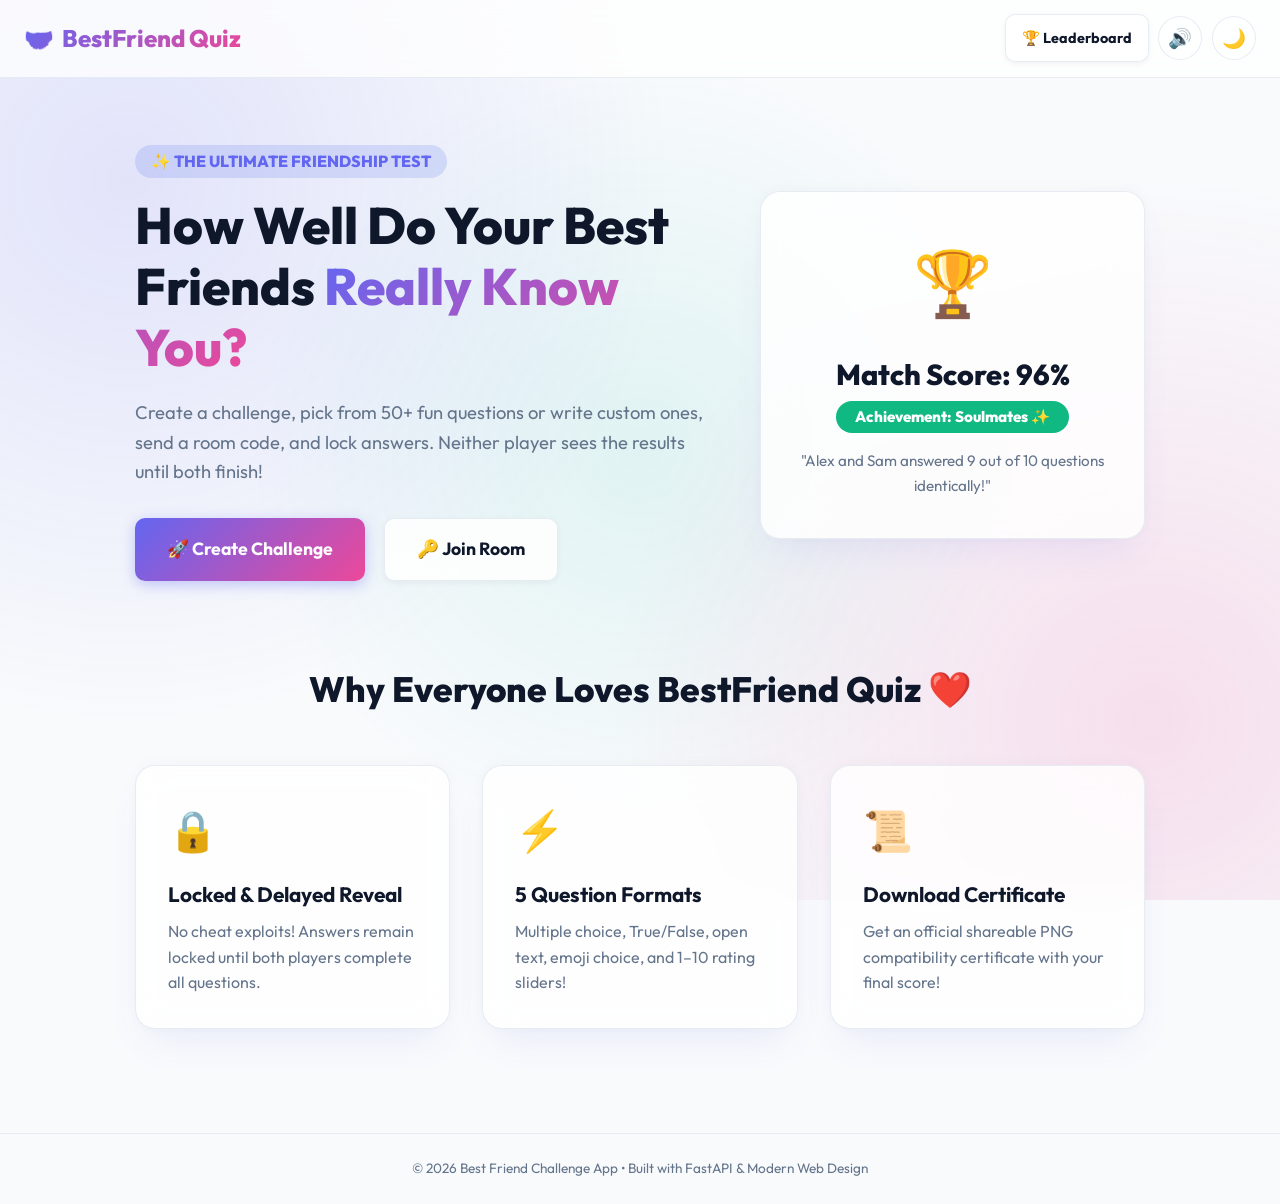
<file: frontend/index.html>
<!DOCTYPE html>
<html lang="en">
<head>
  <meta charset="UTF-8">
  <meta name="viewport" content="width=device-width, initial-scale=1.0">
  <title>Best Friend Challenge • How Well Do Your Friends Know You?</title>
  <meta name="description" content="Create your custom Best Friend Challenge quiz, invite your friends, lock in answers, and reveal compatibility scores with animated trophies and certificates!">
  <link rel="stylesheet" href="css/style.css">
  <link rel="stylesheet" href="css/animations.css">
  <link rel="stylesheet" href="css/responsive.css">
  <link rel="stylesheet" href="css/darkmode.css">
  <link href="https://fonts.googleapis.com/css2?family=Outfit:wght@400;600;700;800&display=swap" rel="stylesheet">
</head>
<body id="landing-page">

  <!-- Navbar -->
  <nav class="navbar">
    <a href="index.html" class="logo">
      <span>🤝</span> BestFriend Quiz
    </a>
    <div class="nav-controls">
      <a href="leaderboard.html" class="btn btn-secondary" style="padding:0.5rem 1rem; font-size:0.9rem;">🏆 Leaderboard</a>
      <button id="sound-toggle" class="btn-icon" title="Toggle Sound">🔊</button>
      <button id="theme-toggle" class="btn-icon" title="Toggle Theme">🌙</button>
    </div>
  </nav>

  <!-- Hero Section -->
  <div class="container">
    <div class="hero-grid" style="display:grid; grid-template-columns:1.2fr 0.8fr; gap:3rem; align-items:center; margin:3rem 0;">
      <div class="fade-in">
        <span class="badge" style="background:rgba(102,126,234,0.2); color:var(--primary-color); font-weight:800; padding:0.4rem 1rem; border-radius:20px;">
          ✨ THE ULTIMATE FRIENDSHIP TEST
        </span>
        <h1 style="font-size:3.2rem; font-weight:800; line-height:1.2; margin:1.2rem 0;">
          How Well Do Your Best Friends <span style="background:linear-gradient(135deg, var(--primary-color), var(--secondary-color)); -webkit-background-clip:text; -webkit-text-fill-color:transparent;">Really Know You?</span>
        </h1>
        <p style="font-size:1.15rem; color:var(--text-muted); margin-bottom:2rem;">
          Create a challenge, pick from 50+ fun questions or write custom ones, send a room code, and lock answers. Neither player sees the results until both finish!
        </p>
        <div class="hero-buttons" style="display:flex; gap:1.2rem; flex-wrap:wrap;">
          <a href="create.html" class="btn btn-primary" style="font-size:1.1rem; padding:1rem 2rem;">
            🚀 Create Challenge
          </a>
          <a href="join.html" class="btn btn-secondary" style="font-size:1.1rem; padding:1rem 2rem;">
            🔑 Join Room
          </a>
        </div>
      </div>

      <!-- Animated Glass Card Showcase -->
      <div class="floating-card fade-in" style="animation-delay:0.2s;">
        <div class="glass-card" style="text-align:center; padding:2.5rem 1.5rem;">
          <div style="font-size:4rem; margin-bottom:1rem;">🏆</div>
          <h2 style="font-size:1.8rem; font-weight:800; margin-bottom:0.5rem;">Match Score: 96%</h2>
          <span style="background:#10b981; color:white; font-weight:800; padding:0.4rem 1.2rem; border-radius:20px; font-size:0.95rem;">
            Achievement: Soulmates ✨
          </span>
          <p style="color:var(--text-muted); margin-top:1.2rem; font-size:0.95rem;">
            "Alex and Sam answered 9 out of 10 questions identically!"
          </p>
        </div>
      </div>
    </div>

    <!-- Feature Cards Section -->
    <div style="margin:5rem 0;">
      <h2 style="text-align:center; font-size:2.2rem; font-weight:800; margin-bottom:3rem;">
        Why Everyone Loves BestFriend Quiz ❤️
      </h2>
      <div class="features-grid" style="display:grid; grid-template-columns:repeat(3, 1fr); gap:2rem;">
        
        <div class="glass-card fade-in">
          <div style="font-size:2.5rem; margin-bottom:1rem;">🔒</div>
          <h3 style="font-size:1.3rem; font-weight:700; margin-bottom:0.5rem;">Locked & Delayed Reveal</h3>
          <p style="color:var(--text-muted);">
            No cheat exploits! Answers remain locked until both players complete all questions.
          </p>
        </div>

        <div class="glass-card fade-in" style="animation-delay:0.1s;">
          <div style="font-size:2.5rem; margin-bottom:1rem;">⚡</div>
          <h3 style="font-size:1.3rem; font-weight:700; margin-bottom:0.5rem;">5 Question Formats</h3>
          <p style="color:var(--text-muted);">
            Multiple choice, True/False, open text, emoji choice, and 1–10 rating sliders!
          </p>
        </div>

        <div class="glass-card fade-in" style="animation-delay:0.2s;">
          <div style="font-size:2.5rem; margin-bottom:1rem;">📜</div>
          <h3 style="font-size:1.3rem; font-weight:700; margin-bottom:0.5rem;">Download Certificate</h3>
          <p style="color:var(--text-muted);">
            Get an official shareable PNG compatibility certificate with your final score!
          </p>
        </div>

      </div>
    </div>
  </div>

  <footer>
    <p>© 2026 Best Friend Challenge App • Built with FastAPI & Modern Web Design</p>
  </footer>

  <script type="module" src="js/app.js"></script>
</body>
</html>
</file>
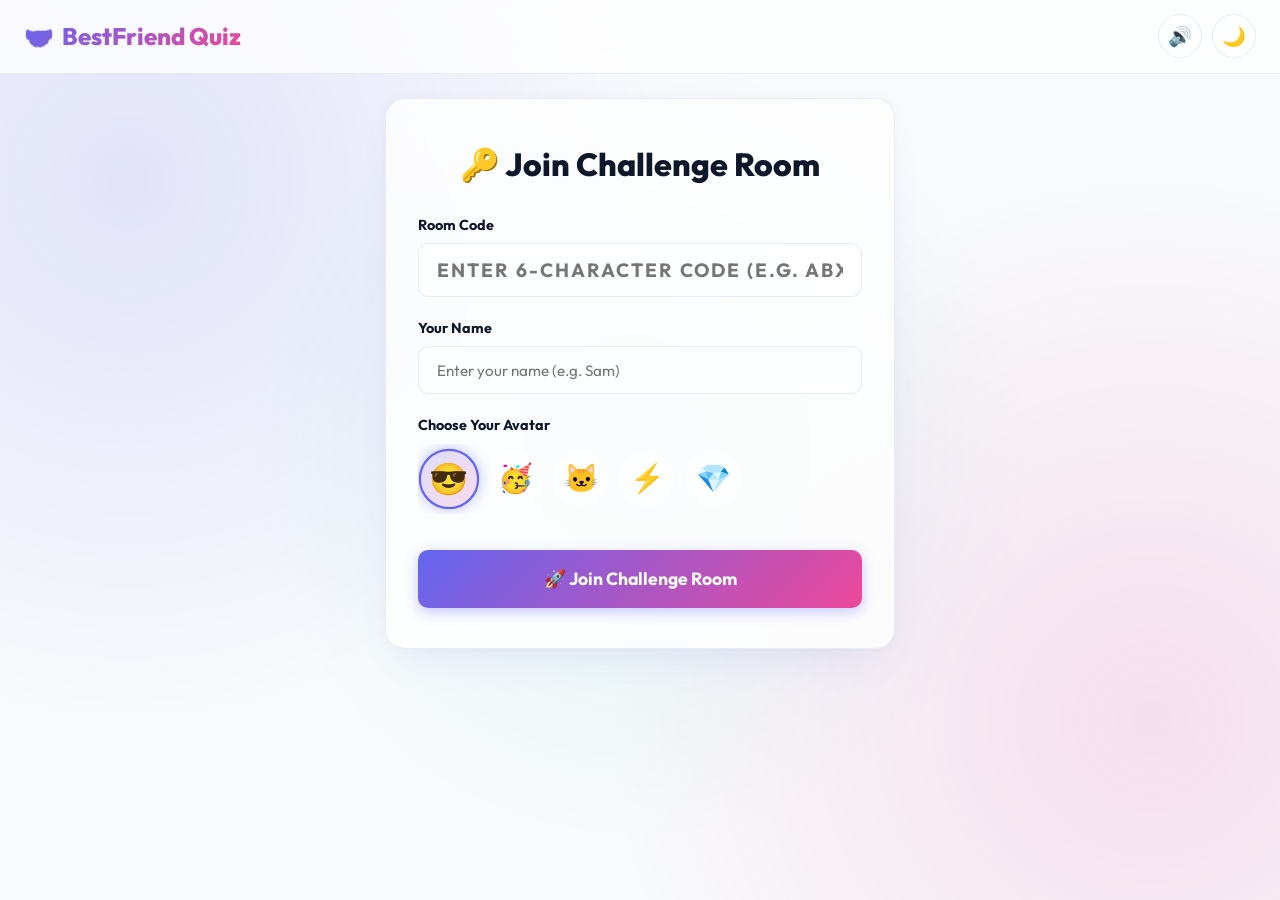
<file: frontend/join.html>
<!DOCTYPE html>
<html lang="en">
<head>
  <meta charset="UTF-8">
  <meta name="viewport" content="width=device-width, initial-scale=1.0">
  <title>Join Challenge • Best Friend Quiz</title>
  <link rel="stylesheet" href="css/style.css">
  <link rel="stylesheet" href="css/animations.css">
  <link rel="stylesheet" href="css/responsive.css">
  <link rel="stylesheet" href="css/darkmode.css">
  <link href="https://fonts.googleapis.com/css2?family=Outfit:wght@400;600;700;800&display=swap" rel="stylesheet">
</head>
<body id="join-page">

  <nav class="navbar">
    <a href="index.html" class="logo"><span>🤝</span> BestFriend Quiz</a>
    <div class="nav-controls">
      <button id="sound-toggle" class="btn-icon">🔊</button>
      <button id="theme-toggle" class="btn-icon">🌙</button>
    </div>
  </nav>

  <div class="container" style="max-width:550px;">
    <div class="glass-card fade-in" style="padding:2.5rem 2rem;">
      <h1 style="font-size:2rem; font-weight:800; text-align:center; margin-bottom:1.5rem;">
        🔑 Join Challenge Room
      </h1>

      <div class="form-group">
        <label class="form-label">Room Code</label>
        <input type="text" id="join-code-input" class="form-control" placeholder="Enter 6-character Code (e.g. ABX73D)" style="text-transform:uppercase; letter-spacing:2px; font-weight:700; text-align:center; font-size:1.2rem;" />
      </div>

      <div class="form-group">
        <label class="form-label">Your Name</label>
        <input type="text" id="join-name-input" class="form-control" placeholder="Enter your name (e.g. Sam)" />
      </div>

      <div class="form-group">
        <label class="form-label">Choose Your Avatar</label>
        <div class="avatar-grid" id="avatar-picker">
          <div class="avatar-item active" data-avatar="😎">😎</div>
          <div class="avatar-item" data-avatar="🥳">🥳</div>
          <div class="avatar-item" data-avatar="🐱">🐱</div>
          <div class="avatar-item" data-avatar="⚡">⚡</div>
          <div class="avatar-item" data-avatar="💎">💎</div>
        </div>
      </div>

      <button id="submit-join-btn" class="btn btn-primary" style="width:100%; font-size:1.1rem; padding:1.1rem; margin-top:1rem;">
        🚀 Join Challenge Room
      </button>
    </div>
  </div>

  <script type="module" src="js/room.js"></script>
</body>
</html>
</file>
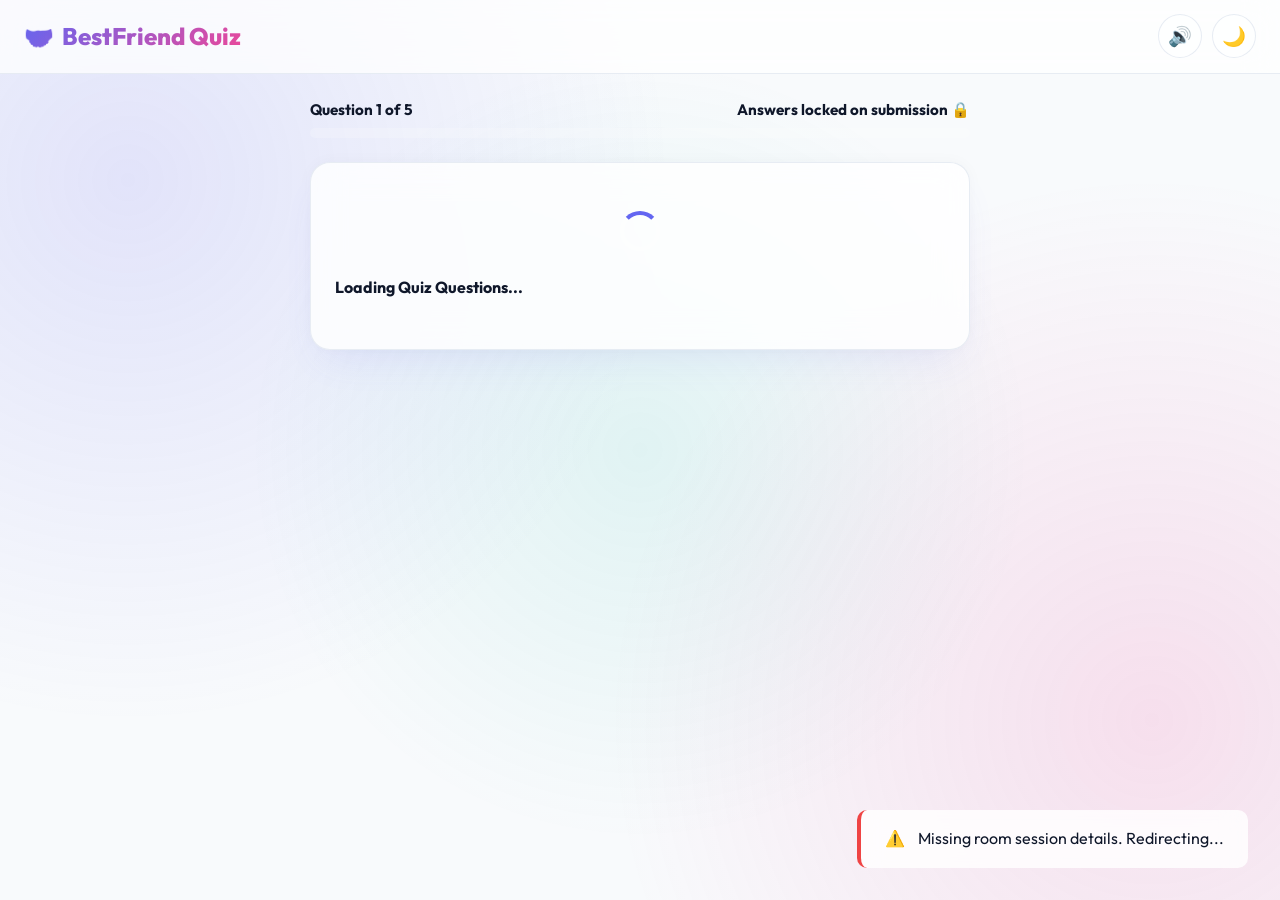
<file: frontend/quiz.html>
<!DOCTYPE html>
<html lang="en">
<head>
  <meta charset="UTF-8">
  <meta name="viewport" content="width=device-width, initial-scale=1.0">
  <title>Quiz Arena • Best Friend Quiz</title>
  <link rel="stylesheet" href="css/style.css">
  <link rel="stylesheet" href="css/animations.css">
  <link rel="stylesheet" href="css/responsive.css">
  <link rel="stylesheet" href="css/darkmode.css">
  <link href="https://fonts.googleapis.com/css2?family=Outfit:wght@400;600;700;800&display=swap" rel="stylesheet">
</head>
<body id="quiz-page">

  <nav class="navbar">
    <a href="index.html" class="logo"><span>🤝</span> BestFriend Quiz</a>
    <div class="nav-controls">
      <button id="sound-toggle" class="btn-icon">🔊</button>
      <button id="theme-toggle" class="btn-icon">🌙</button>
    </div>
  </nav>

  <div class="container" style="max-width:700px;">
    <!-- Progress Header -->
    <div style="margin-bottom:1.5rem;">
      <div style="display:flex; justify-content:space-between; font-weight:700; font-size:0.95rem; margin-bottom:0.4rem;">
        <span id="question-counter">Question 1 of 5</span>
        <span>Answers locked on submission 🔒</span>
      </div>
      <div style="width:100%; height:10px; background:rgba(255,255,255,0.2); border-radius:5px; overflow:hidden;">
        <div id="progress-fill" style="width:0%; height:100%; background:linear-gradient(90deg, var(--primary-color), var(--secondary-color)); transition:width 0.3s ease;"></div>
      </div>
    </div>

    <!-- Question Card Container -->
    <div id="quiz-card-container">
      <div class="glass-card text-center" style="padding:3rem 1.5rem;">
        <div class="spinner" style="margin:0 auto 1.5rem auto;"></div>
        <p style="font-weight:700;">Loading Quiz Questions...</p>
      </div>
    </div>
  </div>

  <script type="module" src="js/quiz.js"></script>
</body>
</html>
</file>
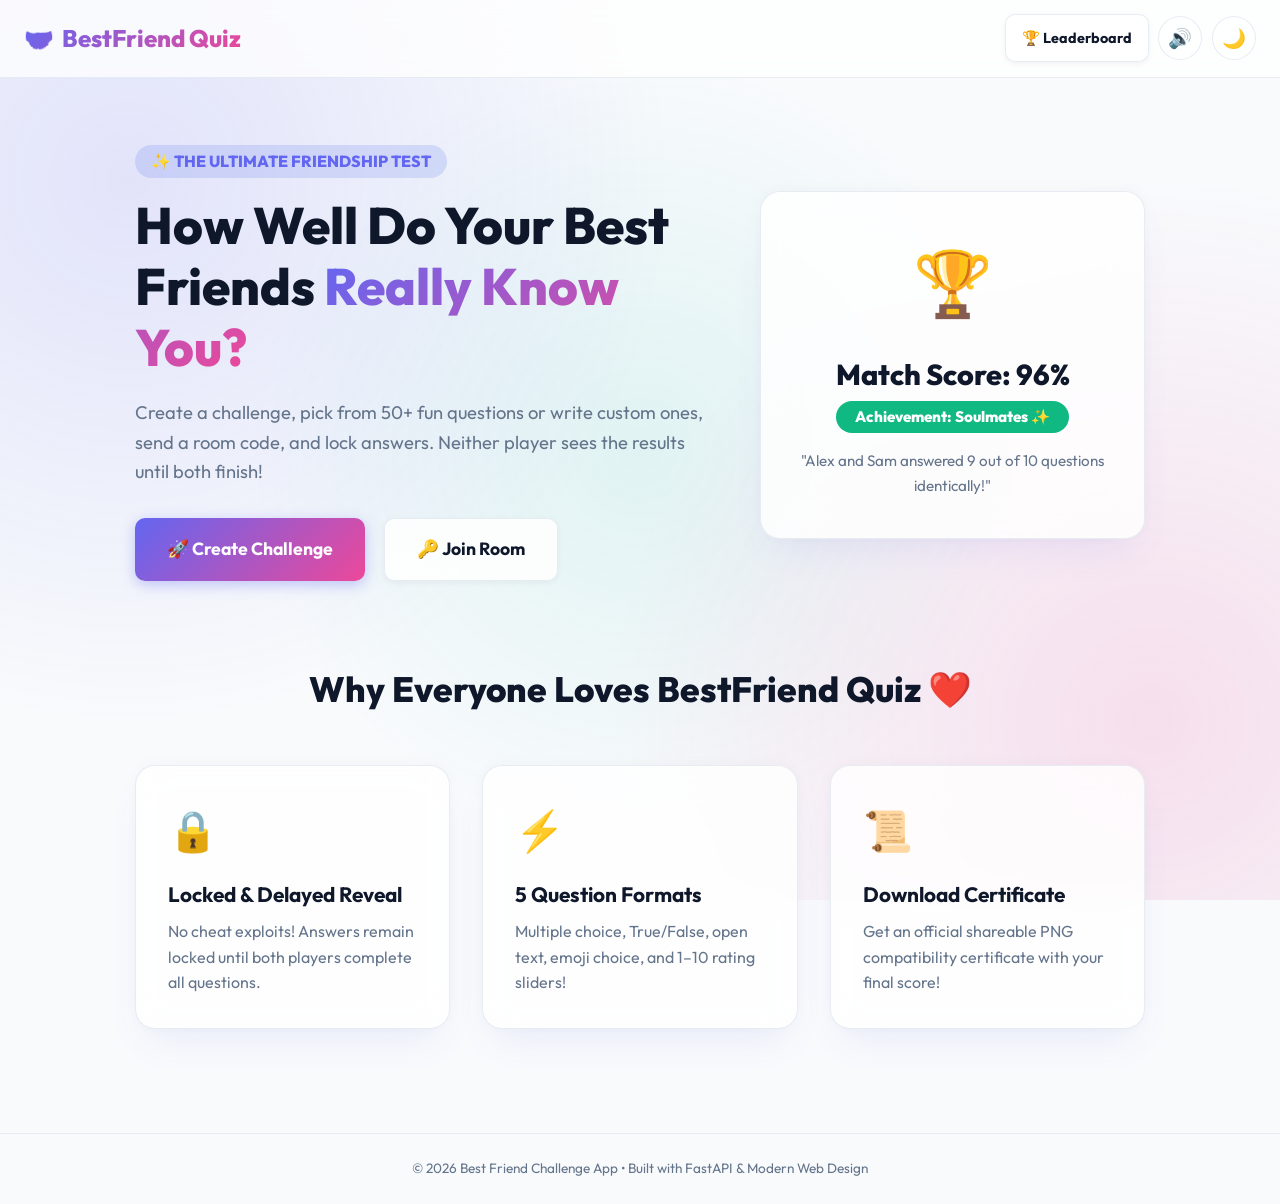
<file: frontend/result.html>
<!DOCTYPE html>
<html lang="en">
<head>
  <meta charset="UTF-8">
  <meta name="viewport" content="width=device-width, initial-scale=1.0">
  <title>Challenge Results • Best Friend Quiz</title>
  <link rel="stylesheet" href="css/style.css">
  <link rel="stylesheet" href="css/animations.css">
  <link rel="stylesheet" href="css/responsive.css">
  <link rel="stylesheet" href="css/darkmode.css">
  <link href="https://fonts.googleapis.com/css2?family=Outfit:wght@400;600;700;800&display=swap" rel="stylesheet">
</head>
<body id="result-page">

  <nav class="navbar">
    <a href="index.html" class="logo"><span>🤝</span> BestFriend Quiz</a>
    <div class="nav-controls">
      <a href="leaderboard.html" class="btn btn-secondary" style="padding:0.5rem 1rem; font-size:0.9rem;">🏆 Leaderboard</a>
      <button id="sound-toggle" class="btn-icon">🔊</button>
      <button id="theme-toggle" class="btn-icon">🌙</button>
    </div>
  </nav>

  <div class="container" style="max-width:800px; text-align:center;">
    <!-- Main Result Card -->
    <div class="glass-card fade-in" style="padding:2.5rem 2rem; margin-bottom:2rem;">
      <div style="font-size:4rem; margin-bottom:0.5rem;" class="bounce-in">🏆</div>

      <h1 id="res-winner-text" style="font-size:2.2rem; font-weight:800; margin-bottom:0.4rem;">
        Calculating Results...
      </h1>

      <div style="margin-bottom:1.5rem;">
        <span id="res-achievement-badge" style="background:linear-gradient(135deg, var(--primary-color), var(--secondary-color)); color:white; font-weight:800; padding:0.5rem 1.5rem; border-radius:25px; font-size:1.1rem; display:inline-block;">
          Analyzing Compatibility...
        </span>
      </div>

      <!-- Match Score Counter -->
      <div style="margin:2rem 0;">
        <div style="font-size:4.5rem; font-weight:800; background:linear-gradient(135deg, var(--primary-color), var(--secondary-color)); -webkit-background-clip:text; -webkit-text-fill-color:transparent;" id="res-percentage-text">
          0%
        </div>
        <p style="color:var(--text-muted); font-size:1.1rem;">
          Matched <strong id="res-matched-count" style="color:var(--text-main);">0</strong> out of <strong id="res-total-count" style="color:var(--text-main);">0</strong> Questions!
        </p>
      </div>

      <!-- Avatars Comparison -->
      <div style="display:flex; justify-content:center; align-items:center; gap:2rem; margin:2rem 0;">
        <div>
          <div id="res-p1-avatar" style="font-size:3.5rem;">😊</div>
          <div id="res-p1-name" style="font-weight:700; margin-top:0.3rem;">Player 1</div>
        </div>

        <div style="font-size:2rem; font-weight:800; color:var(--primary-color);">VS</div>

        <div>
          <div id="res-p2-avatar" style="font-size:3.5rem;">😎</div>
          <div id="res-p2-name" style="font-weight:700; margin-top:0.3rem;">Player 2</div>
        </div>
      </div>

      <!-- Actions -->
      <div style="display:flex; justify-content:center; gap:1rem; flex-wrap:wrap; margin-top:2rem;">
        <button id="download-cert-btn" class="btn btn-primary" style="font-size:1.05rem; padding:0.9rem 1.8rem;">
          📜 Download Certificate
        </button>
        <button id="share-res-btn" class="btn btn-secondary" style="font-size:1.05rem; padding:0.9rem 1.8rem;">
          📢 Share Results
        </button>
        <a href="create.html" class="btn btn-outline" style="font-size:1.05rem; padding:0.9rem 1.8rem;">
          🔄 Play Again
        </a>
      </div>
    </div>

    <!-- Side-by-Side Detailed Breakdown -->
    <div style="text-align:left; margin-bottom:3rem;">
      <h2 style="font-size:1.6rem; font-weight:800; margin-bottom:1.5rem; text-align:center;">
        Detailed Answer Breakdown 🔍
      </h2>
      <div id="res-breakdown-list">
        <div style="text-align:center; padding:2rem;">Loading breakdown details...</div>
      </div>
    </div>
  </div>

  <script type="module" src="js/results.js"></script>
</body>
</html>
</file>
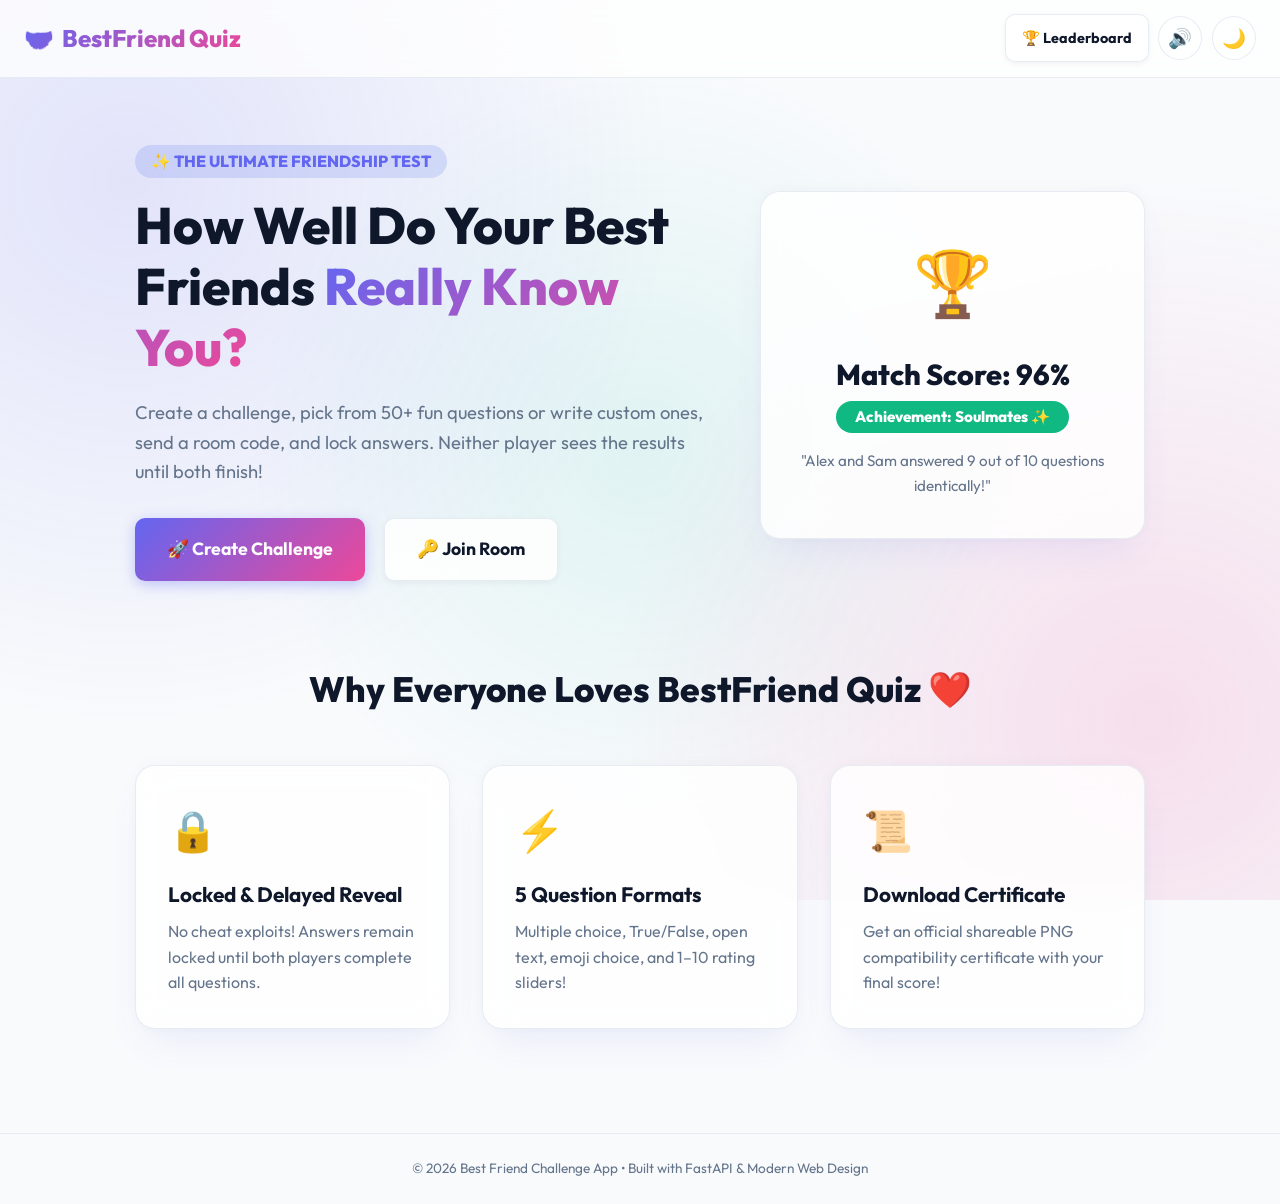
<file: frontend/waiting.html>
<!DOCTYPE html>
<html lang="en">
<head>
  <meta charset="UTF-8">
  <meta name="viewport" content="width=device-width, initial-scale=1.0">
  <title>Waiting Room • Best Friend Quiz</title>
  <link rel="stylesheet" href="css/style.css">
  <link rel="stylesheet" href="css/animations.css">
  <link rel="stylesheet" href="css/responsive.css">
  <link rel="stylesheet" href="css/darkmode.css">
  <link href="https://fonts.googleapis.com/css2?family=Outfit:wght@400;600;700;800&display=swap" rel="stylesheet">
</head>
<body id="waiting-page">

  <nav class="navbar">
    <a href="index.html" class="logo"><span>🤝</span> BestFriend Quiz</a>
    <div class="nav-controls">
      <button id="sound-toggle" class="btn-icon" title="Toggle Sound">🔊</button>
      <button id="theme-toggle" class="btn-icon" title="Toggle Theme">🌙</button>
    </div>
  </nav>

  <div class="container" style="max-width:700px; text-align:center;">
    <div class="glass-card fade-in">
      <span class="badge" style="background:var(--primary-color); color:white; font-weight:700; padding:0.4rem 1rem; border-radius:20px; font-size:0.9rem;">
        ROOM CODE: <span id="room-code-display">------</span>
      </span>
      
      <h1 id="room-title-display" style="font-size:clamp(1.5rem, 4vw, 2rem); font-weight:800; margin:1rem 0;">
        Best Friend Challenge Lobby
      </h1>

      <!-- Player Slots Grid (Responsive stacking via waiting-slots-grid) -->
      <div class="waiting-slots-grid" style="display:grid; grid-template-columns:1fr 1fr; gap:1.5rem; margin:2rem 0;">
        <!-- Player 1 Slot -->
        <div class="glass-card" style="padding:1.5rem; background:rgba(255,255,255,0.15);">
          <div id="p1-avatar" style="font-size:3.5rem;">😊</div>
          <h3 id="p1-name" style="font-size:1.2rem; font-weight:700; margin:0.5rem 0;">Player 1</h3>
          <span id="p1-status" style="font-weight:700; color:var(--warning-color);">Waiting...</span>
        </div>

        <!-- Player 2 Slot -->
        <div class="glass-card" style="padding:1.5rem; background:rgba(255,255,255,0.15);">
          <div id="p2-avatar" style="font-size:3.5rem;">❓</div>
          <h3 id="p2-name" style="font-size:1.2rem; font-weight:700; margin:0.5rem 0;">Waiting for Friend...</h3>
          <span id="p2-status" style="font-weight:700; color:var(--text-muted);">Share Link below</span>
        </div>
      </div>

      <!-- Readiness Toggle Button -->
      <button id="toggle-ready-btn" class="btn btn-secondary" style="font-size:1.1rem; padding:1rem 2.5rem; width:100%; margin-bottom:2rem;">
        Click when Ready 👍
      </button>

      <!-- Invite Code & QR Code Drawer -->
      <div style="background:rgba(99,102,241,0.08); padding:1.5rem; border-radius:16px; border:1px solid var(--card-border);">
        <h4 style="font-size:1rem; font-weight:700; margin-bottom:1rem;">Invite Your Friend</h4>
        <div style="display:flex; justify-content:center; gap:1rem; margin-bottom:1rem; flex-wrap:wrap;">
          <button id="copy-link-btn" class="btn btn-primary">🔗 Copy Invite Link</button>
          <button id="copy-code-btn" class="btn btn-outline">📋 Copy Code</button>
        </div>
        <div id="qr-code-box" style="display:flex; justify-content:center; margin-top:1rem;"></div>
      </div>

    </div>
  </div>

  <script type="module" src="js/room.js"></script>
</body>
</html>
</file>
<file: frontend/css/style.css>
/* Modern Best Friend Challenge Base Styles & Tokens */
@import url('https://fonts.googleapis.com/css2?family=Outfit:wght@400;500;600;700;800&family=Plus+Jakarta+Sans:wght@400;500;600;700&display=swap');

:root {
  --primary-hue: 255;
  --primary-color: #6366f1;
  --primary-hover: #4f46e5;
  --secondary-color: #ec4899;
  --accent-color: #14b8a6;
  --success-color: #10b981;
  --warning-color: #f59e0b;
  --danger-color: #ef4444;

  --bg-gradient-light: radial-gradient(circle at 10% 20%, rgba(99, 102, 241, 0.15) 0%, transparent 40%),
                      radial-gradient(circle at 90% 80%, rgba(236, 72, 153, 0.15) 0%, transparent 40%),
                      radial-gradient(circle at 50% 50%, rgba(20, 184, 166, 0.1) 0%, transparent 50%);
  --bg-color: #f8fafc;
  --card-bg: rgba(255, 255, 255, 0.82);
  --card-border: rgba(226, 232, 240, 0.8);
  --glass-shadow: 0 20px 40px -15px rgba(99, 102, 241, 0.12), 0 0 15px rgba(0, 0, 0, 0.03);

  --text-main: #0f172a;
  --text-muted: #64748b;
  --text-inverse: #ffffff;

  --radius-sm: 10px;
  --radius-md: 20px;
  --radius-lg: 30px;
  --radius-full: 9999px;

  --font-family: 'Outfit', 'Plus Jakarta Sans', -apple-system, BlinkMacSystemFont, "Segoe UI", Roboto, sans-serif;
  --transition-fast: 0.2s cubic-bezier(0.4, 0, 0.2, 1);
  --transition-normal: 0.3s cubic-bezier(0.4, 0, 0.2, 1);
}

[data-theme="dark"] {
  --bg-color: #090d16;
  --card-bg: rgba(17, 24, 39, 0.82);
  --card-border: rgba(255, 255, 255, 0.08);
  --glass-shadow: 0 20px 40px -15px rgba(0, 0, 0, 0.6), 0 0 20px rgba(99, 102, 241, 0.1);

  --text-main: #f8fafc;
  --text-muted: #94a3b8;
}

/* Reset & Base Settings */
*, *::before, *::after {
  box-sizing: border-box;
  margin: 0;
  padding: 0;
  -webkit-tap-highlight-color: transparent;
}

html {
  font-size: 16px;
  scroll-behavior: smooth;
}

body {
  font-family: var(--font-family);
  background-color: var(--bg-color);
  color: var(--text-main);
  min-height: 100vh;
  display: flex;
  flex-direction: column;
  line-height: 1.6;
  overflow-x: hidden;
  position: relative;
  word-break: break-word;
}

body::before {
  content: '';
  position: fixed;
  top: 0;
  left: 0;
  width: 100vw;
  height: 100vh;
  background: var(--bg-gradient-light);
  z-index: -2;
  pointer-events: none;
}

/* Container */
.container {
  width: 100%;
  max-width: 1050px;
  margin: 0 auto;
  padding: 1.5rem 1.25rem;
  flex: 1;
}

/* Glassmorphism Card System */
.glass-card {
  background: var(--card-bg);
  backdrop-filter: blur(16px);
  -webkit-backdrop-filter: blur(16px);
  border: 1px solid var(--card-border);
  border-radius: var(--radius-md);
  box-shadow: var(--glass-shadow);
  padding: 2rem;
  transition: transform var(--transition-normal), box-shadow var(--transition-normal), border-color var(--transition-normal);
}

.glass-card:hover {
  border-color: rgba(99, 102, 241, 0.3);
}

/* Responsive Sticky Navbar */
.navbar {
  display: flex;
  justify-content: space-between;
  align-items: center;
  padding: 0.9rem 1.5rem;
  background: rgba(255, 255, 255, 0.75);
  backdrop-filter: blur(16px);
  -webkit-backdrop-filter: blur(16px);
  border-bottom: 1px solid var(--card-border);
  position: sticky;
  top: 0;
  z-index: 100;
}

[data-theme="dark"] .navbar {
  background: rgba(15, 23, 42, 0.75);
}

.logo {
  font-size: clamp(1.1rem, 4vw, 1.5rem);
  font-weight: 800;
  background: linear-gradient(135deg, var(--primary-color), var(--secondary-color));
  -webkit-background-clip: text;
  -webkit-text-fill-color: transparent;
  display: flex;
  align-items: center;
  gap: 0.5rem;
  text-decoration: none;
  white-space: nowrap;
}

.nav-controls {
  display: flex;
  align-items: center;
  gap: 0.6rem;
}

/* Buttons System */
.btn {
  display: inline-flex;
  align-items: center;
  justify-content: center;
  gap: 0.5rem;
  padding: 0.8rem 1.5rem;
  font-size: 0.95rem;
  font-weight: 700;
  border-radius: var(--radius-sm);
  border: none;
  cursor: pointer;
  transition: all var(--transition-fast);
  text-decoration: none;
  font-family: inherit;
  min-height: 48px; /* Touch-friendly size */
  text-align: center;
  user-select: none;
}

.btn-primary {
  background: linear-gradient(135deg, var(--primary-color), var(--secondary-color));
  color: white;
  box-shadow: 0 4px 14px rgba(99, 102, 241, 0.35);
}

.btn-primary:hover {
  transform: translateY(-2px);
  box-shadow: 0 6px 20px rgba(99, 102, 241, 0.5);
}

.btn-primary:active {
  transform: translateY(0);
}

.btn-secondary {
  background: rgba(255, 255, 255, 0.85);
  color: var(--text-main);
  border: 1px solid var(--card-border);
  box-shadow: 0 2px 6px rgba(0,0,0,0.05);
}

[data-theme="dark"] .btn-secondary {
  background: rgba(30, 41, 59, 0.85);
}

.btn-secondary:hover {
  background: rgba(255, 255, 255, 1);
  transform: translateY(-2px);
}

.btn-outline {
  background: transparent;
  color: var(--primary-color);
  border: 2px solid var(--primary-color);
}

.btn-outline:hover {
  background: var(--primary-color);
  color: white;
}

.btn-icon {
  background: rgba(255, 255, 255, 0.4);
  border: 1px solid var(--card-border);
  color: var(--text-main);
  width: 44px;
  height: 44px;
  border-radius: var(--radius-full);
  display: flex;
  align-items: center;
  justify-content: center;
  cursor: pointer;
  font-size: 1.2rem;
  transition: all var(--transition-fast);
}

[data-theme="dark"] .btn-icon {
  background: rgba(30, 41, 59, 0.5);
}

.btn-icon:hover {
  background: var(--primary-color);
  color: white;
  transform: scale(1.08);
}

/* Forms & Input Controls */
.form-group {
  margin-bottom: 1.25rem;
  display: flex;
  flex-direction: column;
  gap: 0.4rem;
  text-align: left;
}

.form-label {
  font-weight: 700;
  font-size: 0.9rem;
  color: var(--text-main);
  display: flex;
  align-items: center;
  justify-content: space-between;
}

.form-control {
  width: 100%;
  padding: 0.85rem 1.1rem;
  border-radius: var(--radius-sm);
  border: 1.5px solid var(--card-border);
  background: rgba(255, 255, 255, 0.7);
  color: var(--text-main);
  font-size: 0.95rem;
  font-family: inherit;
  outline: none;
  transition: border-color var(--transition-fast), box-shadow var(--transition-fast);
  min-height: 48px;
}

[data-theme="dark"] .form-control {
  background: rgba(15, 23, 42, 0.7);
}

.form-control:focus {
  border-color: var(--primary-color);
  box-shadow: 0 0 0 4px rgba(99, 102, 241, 0.2);
}

/* Avatar Selector Carousel */
.avatar-grid {
  display: flex;
  gap: 0.75rem;
  overflow-x: auto;
  padding: 0.5rem 0.25rem;
  -webkit-overflow-scrolling: touch;
  scrollbar-width: thin;
}

.avatar-item {
  flex: 0 0 54px;
  width: 54px;
  height: 54px;
  font-size: 1.75rem;
  border-radius: var(--radius-full);
  border: 2px solid transparent;
  background: rgba(255, 255, 255, 0.5);
  display: flex;
  align-items: center;
  justify-content: center;
  cursor: pointer;
  transition: all var(--transition-fast);
  user-select: none;
}

[data-theme="dark"] .avatar-item {
  background: rgba(30, 41, 59, 0.6);
}

.avatar-item.active {
  border-color: var(--primary-color);
  background: linear-gradient(135deg, rgba(99, 102, 241, 0.2), rgba(236, 72, 153, 0.2));
  transform: scale(1.12);
  box-shadow: 0 0 12px rgba(99, 102, 241, 0.4);
}

/* Footer */
footer {
  text-align: center;
  padding: 1.5rem 1rem;
  margin-top: auto;
  color: var(--text-muted);
  font-size: 0.85rem;
  border-top: 1px solid var(--card-border);
}
</file>
<file: frontend/css/animations.css>
/* Animation Library & Keyframes */
@keyframes fadeIn {
  from { opacity: 0; transform: translateY(15px); }
  to { opacity: 1; transform: translateY(0); }
}

@keyframes floatAnim {
  0%, 100% { transform: translateY(0px); }
  50% { transform: translateY(-10px); }
}

@keyframes pulseGlow {
  0%, 100% { box-shadow: 0 0 15px rgba(102, 126, 234, 0.4); }
  50% { box-shadow: 0 0 30px rgba(247, 107, 28, 0.7); }
}

@keyframes bounceIn {
  0% { transform: scale(0.3); opacity: 0; }
  50% { transform: scale(1.05); }
  70% { transform: scale(0.9); }
  100% { transform: scale(1); opacity: 1; }
}

@keyframes cardFlip {
  0% { transform: rotateY(0deg); }
  50% { transform: rotateY(90deg); }
  100% { transform: rotateY(0deg); }
}

@keyframes spinLoader {
  to { transform: rotate(360deg); }
}

.fade-in {
  animation: fadeIn 0.6s cubic-bezier(0.16, 1, 0.3, 1) forwards;
}

.floating-card {
  animation: floatAnim 4s ease-in-out infinite;
}

.bounce-in {
  animation: bounceIn 0.6s cubic-bezier(0.175, 0.885, 0.32, 1.275) forwards;
}

.spinner {
  width: 40px;
  height: 40px;
  border: 4px solid rgba(255, 255, 255, 0.3);
  border-top-color: var(--primary-color);
  border-radius: 50%;
  animation: spinLoader 0.9s linear infinite;
}

/* Toast Notifications */
#toast-container {
  position: fixed;
  bottom: 2rem;
  right: 2rem;
  z-index: 1000;
  display: flex;
  flex-direction: column;
  gap: 0.8rem;
}

.toast {
  background: var(--card-bg);
  backdrop-filter: blur(12px);
  border-left: 4px solid var(--primary-color);
  color: var(--text-main);
  padding: 1rem 1.5rem;
  border-radius: var(--radius-sm);
  box-shadow: var(--shadow-lg);
  display: flex;
  align-items: center;
  gap: 0.8rem;
  min-width: 280px;
  animation: fadeIn 0.4s ease forwards;
}

.toast.success { border-left-color: #10b981; }
.toast.error { border-left-color: #ef4444; }
.toast.info { border-left-color: #3b82f6; }
</file>
<file: frontend/css/responsive.css>
/* Production Responsive Breakpoint Matrix */

/* Desktop / Laptop Large Screens */
@media (min-width: 1024px) {
  .hero-grid {
    grid-template-columns: 1.2fr 0.8fr;
    gap: 3.5rem;
  }
}

/* Tablet & Mid-size screens */
@media (max-width: 991px) {
  .container {
    padding: 1.2rem 1rem;
  }

  .hero-grid {
    grid-template-columns: 1fr !important;
    text-align: center;
    gap: 2.5rem !important;
  }

  .hero-buttons {
    justify-content: center;
  }

  .features-grid {
    grid-template-columns: repeat(2, 1fr) !important;
    gap: 1.5rem !important;
  }
}

/* Mobile Screens (Portrait Phones) */
@media (max-width: 767px) {
  .navbar {
    padding: 0.8rem 1rem;
  }

  .nav-controls {
    gap: 0.4rem;
  }

  .nav-controls .btn {
    padding: 0.4rem 0.8rem;
    font-size: 0.8rem;
    min-height: 38px;
  }

  .glass-card {
    padding: 1.25rem !important;
    border-radius: 16px;
  }

  .features-grid {
    grid-template-columns: 1fr !important;
  }

  .option-btn-grid {
    grid-template-columns: 1fr !important;
    gap: 0.8rem !important;
  }

  .hero-buttons {
    flex-direction: column;
    width: 100%;
  }

  .hero-buttons .btn {
    width: 100%;
  }

  /* Quiz Screen Responsive Adjustments */
  #quiz-card-container .glass-card {
    padding: 1.25rem 1rem !important;
  }

  /* Results Screen Side-by-Side Breakdown Card Stacking */
  .breakdown-card-grid {
    grid-template-columns: 1fr !important;
    gap: 0.6rem !important;
  }

  .waiting-slots-grid {
    grid-template-columns: 1fr !important;
    gap: 1rem !important;
  }
}

/* Extra Small Phones (iPhone SE / 360px screens) */
@media (max-width: 480px) {
  html {
    font-size: 15px;
  }

  .logo span {
    font-size: 1.2rem;
  }

  .btn {
    padding: 0.75rem 1rem;
    font-size: 0.9rem;
  }

  .avatar-item {
    flex: 0 0 46px;
    width: 46px;
    height: 46px;
    font-size: 1.4rem;
  }
}
</file>
<file: frontend/css/darkmode.css>
/* Dark Mode Explicit Theme Overrides */
[data-theme="dark"] body {
  background-color: #0b132b;
  color: #f1f5f9;
}

[data-theme="dark"] .navbar {
  background: rgba(11, 19, 43, 0.85);
  border-bottom-color: rgba(255, 255, 255, 0.08);
}

[data-theme="dark"] .glass-card {
  background: rgba(28, 37, 65, 0.8);
  border-color: rgba(255, 255, 255, 0.1);
  box-shadow: 0 15px 35px rgba(0, 0, 0, 0.4);
}

[data-theme="dark"] .form-control {
  background: rgba(11, 19, 43, 0.7);
  border-color: rgba(255, 255, 255, 0.15);
  color: #f8fafc;
}

[data-theme="dark"] .btn-secondary {
  background: rgba(255, 255, 255, 0.1);
  color: #f1f5f9;
  border-color: rgba(255, 255, 255, 0.15);
}

[data-theme="dark"] .btn-secondary:hover {
  background: rgba(255, 255, 255, 0.2);
}
</file>
